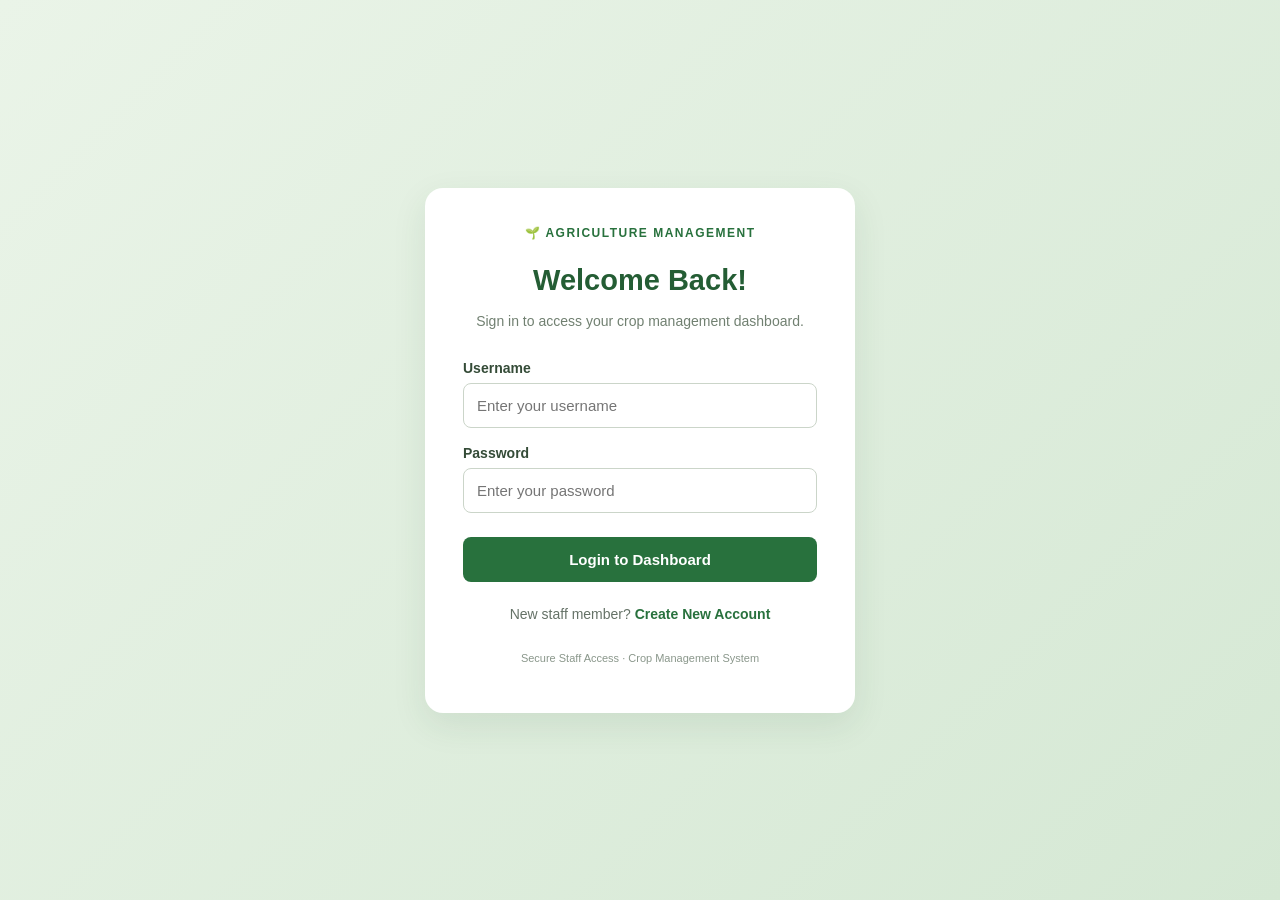
<file: src/main/resources/static/login.html>
﻿<!DOCTYPE html>
<html lang="en">
<head>
<meta charset="UTF-8">
<meta name="viewport" content="width=device-width, initial-scale=1.0">
<title>Staff Login | Agriculture Management</title>
<link rel="stylesheet" href="login.css">
</head>
<body>
<div class="login-container">
    <div class="brand">🌱 AGRICULTURE MANAGEMENT</div>
    <h1>Welcome Back!</h1>
    <p class="subtitle">Sign in to access your crop management dashboard.</p>

    <div class="message error" id="errorMessage" hidden>
        Invalid username or password. Please try again.
    </div>
    <div class="message success" id="logoutMessage" hidden>
        You have logged out successfully.
    </div>

    <form action="/api/auth/login" method="post">
        <label for="username">Username</label>
        <input type="text" id="username" name="username"
               placeholder="Enter your username" required>

        <label for="password">Password</label>
        <input type="password" id="password" name="password"
               placeholder="Enter your password" required>

        <button type="submit">Login to Dashboard</button>
    </form>

    <p class="signup">New staff member? <a href="/register.html">Create New Account</a></p>
    <p class="footer">Secure Staff Access · Crop Management System</p>
</div>
<script>
const params = new URLSearchParams(window.location.search);
if (params.has('error')) document.getElementById('errorMessage').hidden = false;
if (params.has('logout')) document.getElementById('logoutMessage').hidden = false;
</script>
</body>
</html>
</file>
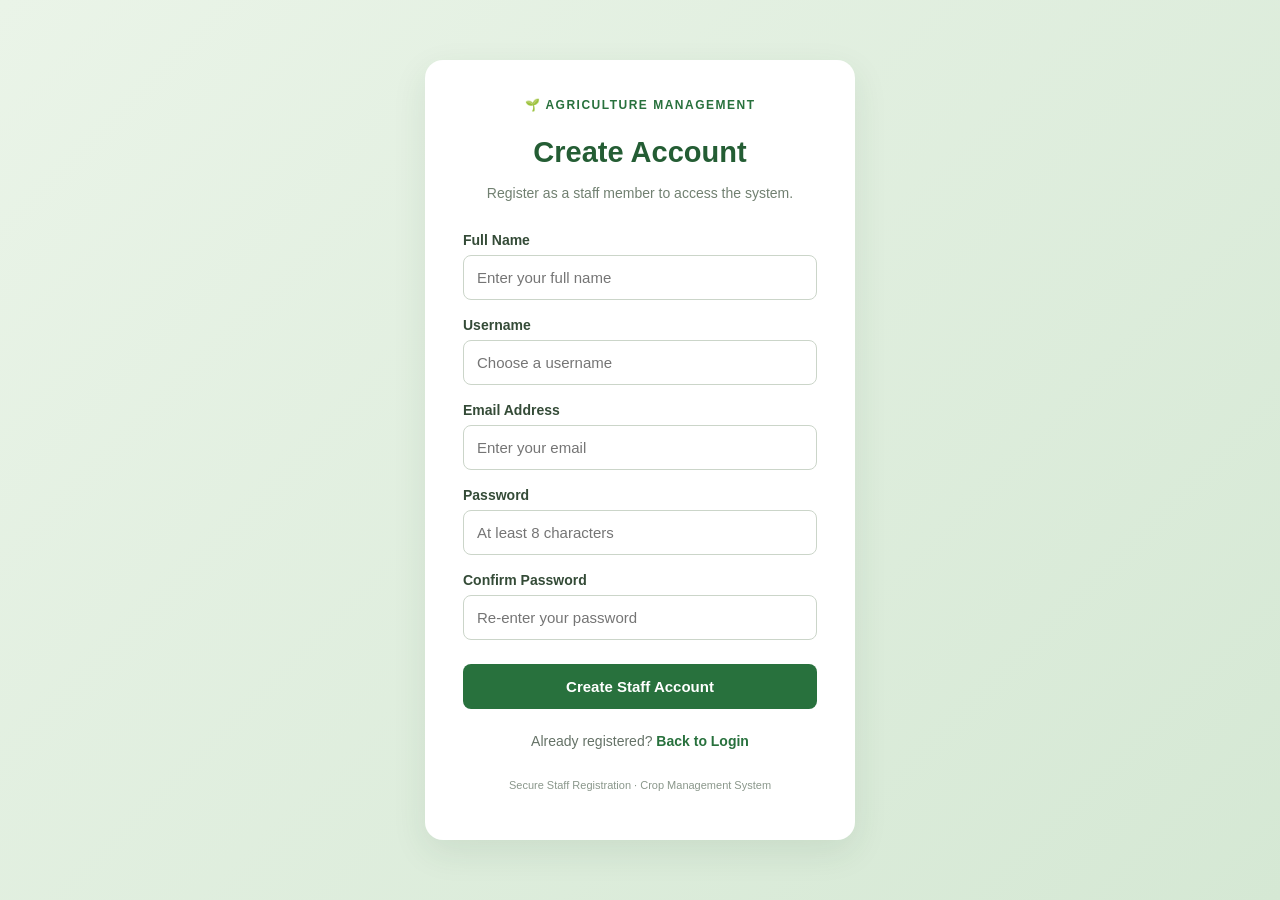
<file: src/main/resources/static/register.html>
﻿<!DOCTYPE html>
<html lang="en">
<head>
<meta charset="UTF-8">
<meta name="viewport" content="width=device-width, initial-scale=1.0">
<title>Staff Registration | Agriculture Management</title>
<link rel="stylesheet" href="login.css">
</head>
<body>
<div class="login-container">
    <div class="brand">🌱 AGRICULTURE MANAGEMENT</div>
    <h1>Create Account</h1>
    <p class="subtitle">Register as a staff member to access the system.</p>

    <div class="message error" id="errorMessage" hidden></div>

    <form id="registerForm">
        <label for="fullName">Full Name</label>
        <input id="fullName" name="fullName" type="text" placeholder="Enter your full name" required>

        <label for="username">Username</label>
        <input id="username" name="username" type="text" placeholder="Choose a username" required>

        <label for="email">Email Address</label>
        <input id="email" name="email" type="email" placeholder="Enter your email" required>

        <label for="password">Password</label>
        <input id="password" name="password" type="password" minlength="8" placeholder="At least 8 characters" required>

        <label for="confirmPassword">Confirm Password</label>
        <input id="confirmPassword" name="confirmPassword" type="password" minlength="8" placeholder="Re-enter your password" required>

        <button type="submit" id="registerButton">Create Staff Account</button>
    </form>

    <p class="signup">Already registered? <a href="/login.html">Back to Login</a></p>
    <p class="footer">Secure Staff Registration · Crop Management System</p>
</div>

<script>
const form = document.getElementById('registerForm');
const errorMessage = document.getElementById('errorMessage');
const registerButton = document.getElementById('registerButton');

form.addEventListener('submit', async function(event) {
    event.preventDefault();
    errorMessage.hidden = true;

    const data = Object.fromEntries(new FormData(form).entries());

    if (data.password !== data.confirmPassword) {
        errorMessage.textContent = 'Passwords do not match.';
        errorMessage.hidden = false;
        return;
    }

    registerButton.disabled = true;
    registerButton.textContent = 'Creating Account...';

    try {
        const response = await fetch('/api/auth/register', {
            method: 'POST',
            headers: {'Content-Type': 'application/json'},
            body: JSON.stringify(data)
        });

        const result = await response.json();

        if (!response.ok) {
            throw new Error(result.detail || result.message || 'Registration failed.');
        }

        window.location.href = '/login.html?registered=true';
    } catch (error) {
        errorMessage.textContent = error.message;
        errorMessage.hidden = false;
    } finally {
        registerButton.disabled = false;
        registerButton.textContent = 'Create Staff Account';
    }
});
</script>
</body>
</html>
</file>
<file: src/main/resources/static/login.css>
﻿*{box-sizing:border-box}
body{margin:0;min-height:100vh;display:flex;align-items:center;justify-content:center;padding:20px;font-family:Arial,sans-serif;background:linear-gradient(135deg,#eaf4e8,#d5e8d4)}
.login-container{width:100%;max-width:430px;background:white;padding:38px;border-radius:18px;box-shadow:0 12px 35px #244d2b18}
.brand{text-align:center;color:#28713d;font-size:12px;font-weight:bold;letter-spacing:1.5px}
h1{text-align:center;color:#245d34;margin:24px 0 8px;font-size:29px}
.subtitle{text-align:center;color:#718071;font-size:14px;line-height:1.5;margin-bottom:28px}
label{display:block;font-size:14px;font-weight:600;color:#344b37;margin:17px 0 7px}
input{width:100%;padding:13px;border:1px solid #cbd5c9;border-radius:8px;font-size:15px}
input:focus{outline:2px solid #9ac4a1;border-color:#438652}
button{width:100%;padding:14px;margin-top:24px;background:#28713d;color:white;border:0;border-radius:8px;font-weight:bold;font-size:15px;cursor:pointer}
button:hover{background:#205d32}
.signup{text-align:center;font-size:14px;margin-top:24px;color:#657267}
a{color:#28713d;font-weight:bold;text-decoration:none}
a:hover{text-decoration:underline}
.footer{text-align:center;color:#8a978b;font-size:11px;margin-top:30px}
.message{padding:11px;border-radius:7px;font-size:13px;margin:12px 0}
.error{background:#fff0f0;color:#a32d2d}
.success{background:#edf8ed;color:#28713d}
[hidden]{display:none!important}
</file>
